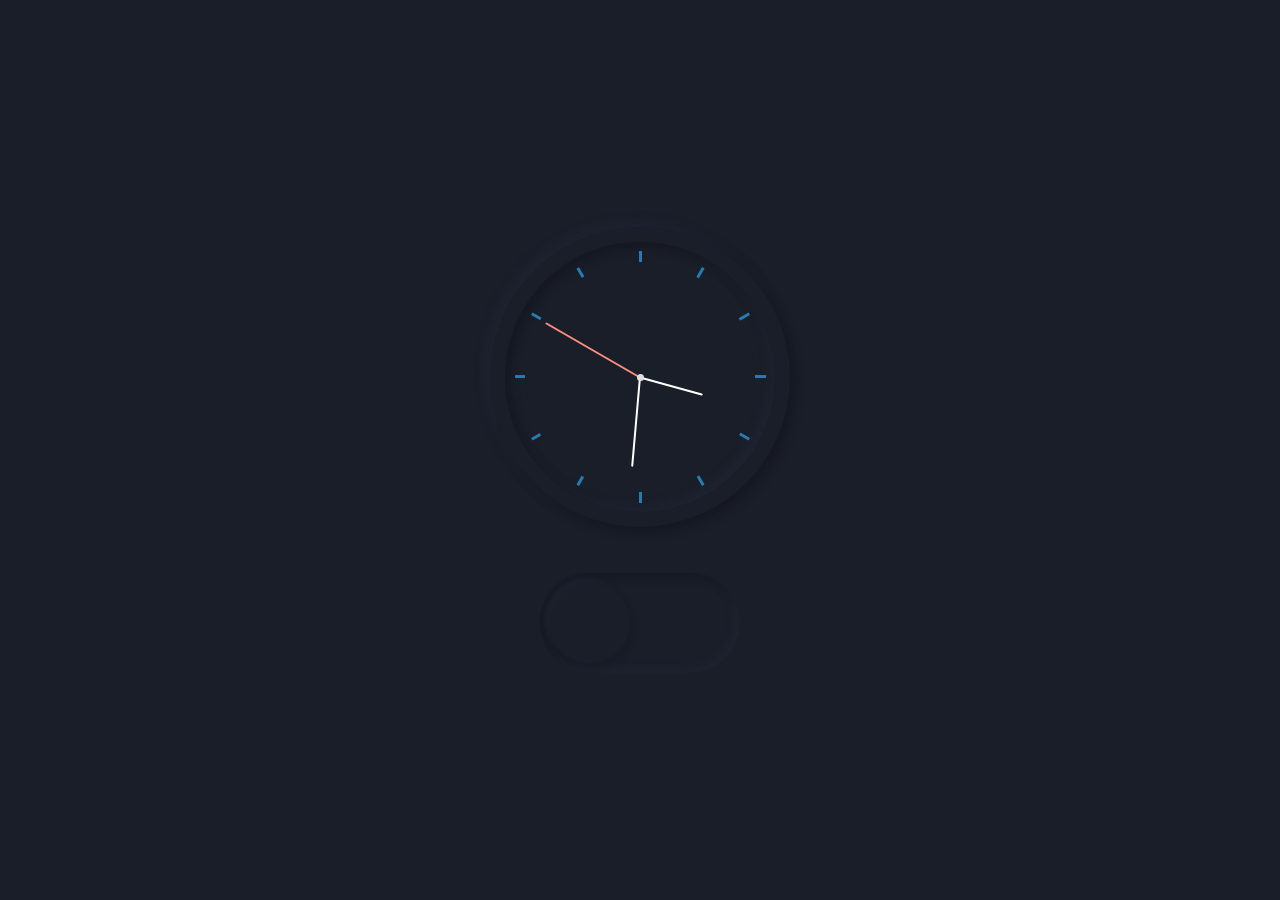
<file: clock/index.html>
<!DOCTYPE html>
<html lang="en">

<head>
    <meta charset="UTF-8">
    <meta http-equiv="X-UA-Compatible" content="IE=edge">
    <meta name="viewport" content="width=device-width, initial-scale=1.0">
    <title>Document</title>
    <link id='darkui' rel="stylesheet" href="./style.css">
    <link id='lightui' rel="stylesheet" href="./styleLightUI.css">
    <link rel="stylesheet" href="./switch.css">
</head>
<body>
    <div class="clockContainer">
        <div id="clock">
            <div class="number"></div>
            <div class="number"></div>
            <div class="number"></div>
            <div class="number"></div>
            <div class="number"></div>
            <div class="number"></div>
            <div id="handsContainer">
                <div id="secondsHand"></div>
                <div id="minutesHand"></div>
                <div id="hoursHand"></div>
                <div id="centerPivot"></div>
            </div>
        </div>
    </div>
    <!-- <button onclick="toggleui()">toggle ui</button> -->
    <input type="checkbox" id="switch" onchange="toggleui()" /><label for="switch"></label>
</body>
<script src="./script.js"></script>

</html>
</file>
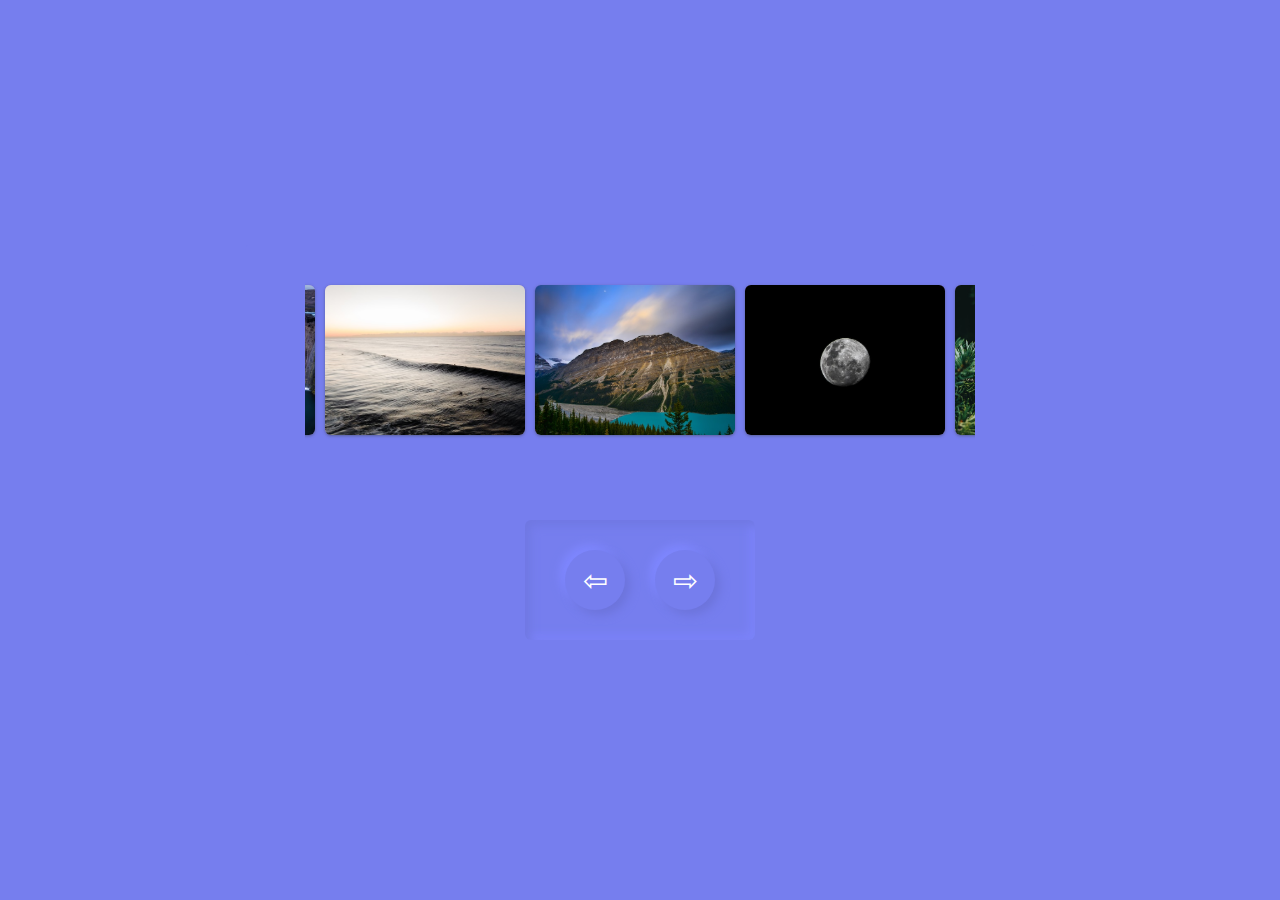
<file: Infinite loop carousel/index.html>
<!DOCTYPE html>
<html lang="en">
<head>
    <meta charset="UTF-8">
    <meta http-equiv="X-UA-Compatible" content="IE=edge">
    <meta name="viewport" content="width=device-width, initial-scale=1.0">
    <title>Document</title>
    <link rel="stylesheet" href="./style.css">
</head>
<body>
    <div class="container">
        <div class="carouselContainer">
            <div class="slider">
                <div class="imageContainer">
                    <img src="./images/1.jpg" alt="image">
                </div>
                <div class="imageContainer">
                    <img src="./images/2.jpg" alt="image">
                </div>
                <div class="imageContainer">
                    <img src="./images/3.jpg" alt="image">
                </div>
                <div class="imageContainer">
                    <img src="./images/4.jpg" alt="image">
                </div>
                <div class="imageContainer">
                    <img src="./images/5.jpg" alt="image">
                </div>                
            </div>
        </div>
        <div class="navButtonsContainer">
            <button id="left">&#8678;</button>
            <button id="right">&#8680;</button>
        </div>
    </div>
</body>
<script src="./script.js"></script>
</html>
</file>
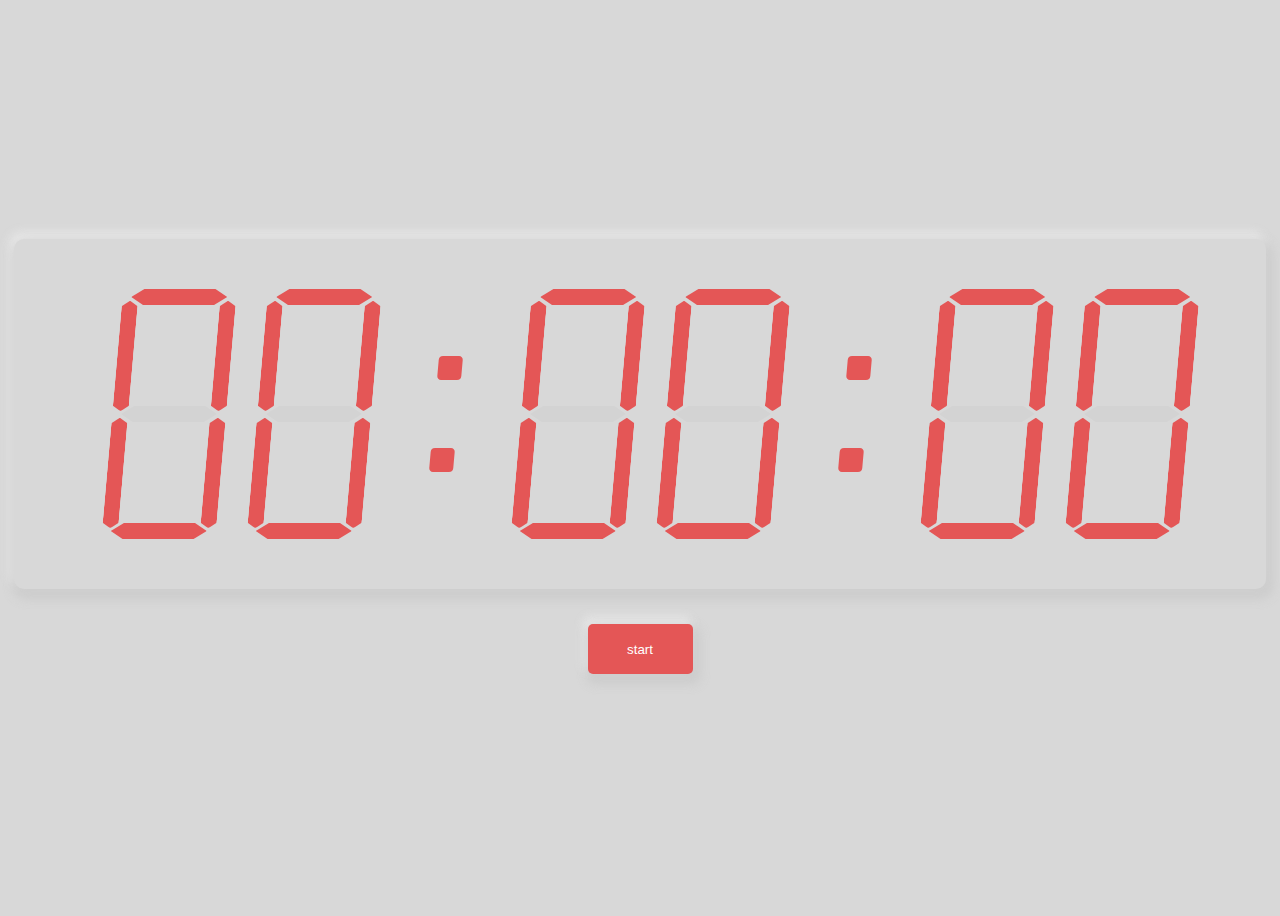
<file: Stop watch/index.html>
<!DOCTYPE html>
<html lang="en">
<head>
    <meta charset="UTF-8">
    <meta http-equiv="X-UA-Compatible" content="IE=edge">
    <meta name="viewport" content="width=device-width, initial-scale=1.0">
    <title>Document</title>
    <link rel="stylesheet" href="./style.css">
</head>
<body onload="initialize()">
    <div id="clock">
        <!-- <div id="days" >
            <div id="d1" class="segmentContainer">
                <div class="a"></div>
                <div class="b"></div>
                <div class="c"></div>
                <div class="d"></div>
                <div class="e"></div>
                <div class="f"></div>
                <div class="g"></div>
            </div>  
            <div id="d0" class="segmentContainer">
                <div class="a"></div>
                <div class="b"></div>
                <div class="c"></div>
                <div class="d"></div>
                <div class="e"></div>
                <div class="f"></div>
                <div class="g"></div>
            </div>
        </div> -->
        <!-- <div class="colonContainer">
            <div class="colon"></div>
            <div class="colon"></div>
        </div> -->
        <div id="hours" >
            <div id="h1" class="segmentContainer">
                <div class="a"></div>
                <div class="b"></div>
                <div class="c"></div>
                <div class="d"></div>
                <div class="e"></div>
                <div class="f"></div>
                <div class="g"></div>
            </div>  
            <div id="h0" class="segmentContainer">
                <div class="a"></div>
                <div class="b"></div>
                <div class="c"></div>
                <div class="d"></div>
                <div class="e"></div>
                <div class="f"></div>
                <div class="g"></div>
            </div>
        </div>
        <div class="colonContainer">
            <div class="colon"></div>
            <div class="colon"></div>
        </div>
        <div id="minutes" > 
            <div id="m1" class="segmentContainer">
                <div class="a"></div>
                <div class="b"></div>
                <div class="c"></div>
                <div class="d"></div>
                <div class="e"></div>
                <div class="f"></div>
                <div class="g"></div>
            </div>  
            <div id="m0" class="segmentContainer">
                <div class="a"></div>
                <div class="b"></div>
                <div class="c"></div>
                <div class="d"></div>
                <div class="e"></div>
                <div class="f"></div>
                <div class="g"></div>
            </div>
        </div>
        <div class="colonContainer">
            <div class="colon"></div>
            <div class="colon"></div>
        </div>
        <div id="seconds" >
            <div id="s1" class="segmentContainer">
                <div class="a"></div>
                <div class="b"></div>
                <div class="c"></div>
                <div class="d"></div>
                <div class="e"></div>
                <div class="f"></div>
                <div class="g"></div>
            </div>  
            <div id="s0" class="segmentContainer">
                <div class="a"></div>
                <div class="b"></div>
                <div class="c"></div>
                <div class="d"></div>
                <div class="e"></div>
                <div class="f"></div>
                <div class="g"></div>
            </div>
        </div>
    </div>
    
    <br>
    <div id="buttonContainer">
        <button id="startButton" onclick="onStartButtonPressed()">start</button>
    </div>
    <script src="./script_refactored.js"></script>
    <!-- <script src="./script.js"></script> -->
</body>
</html>
</file>
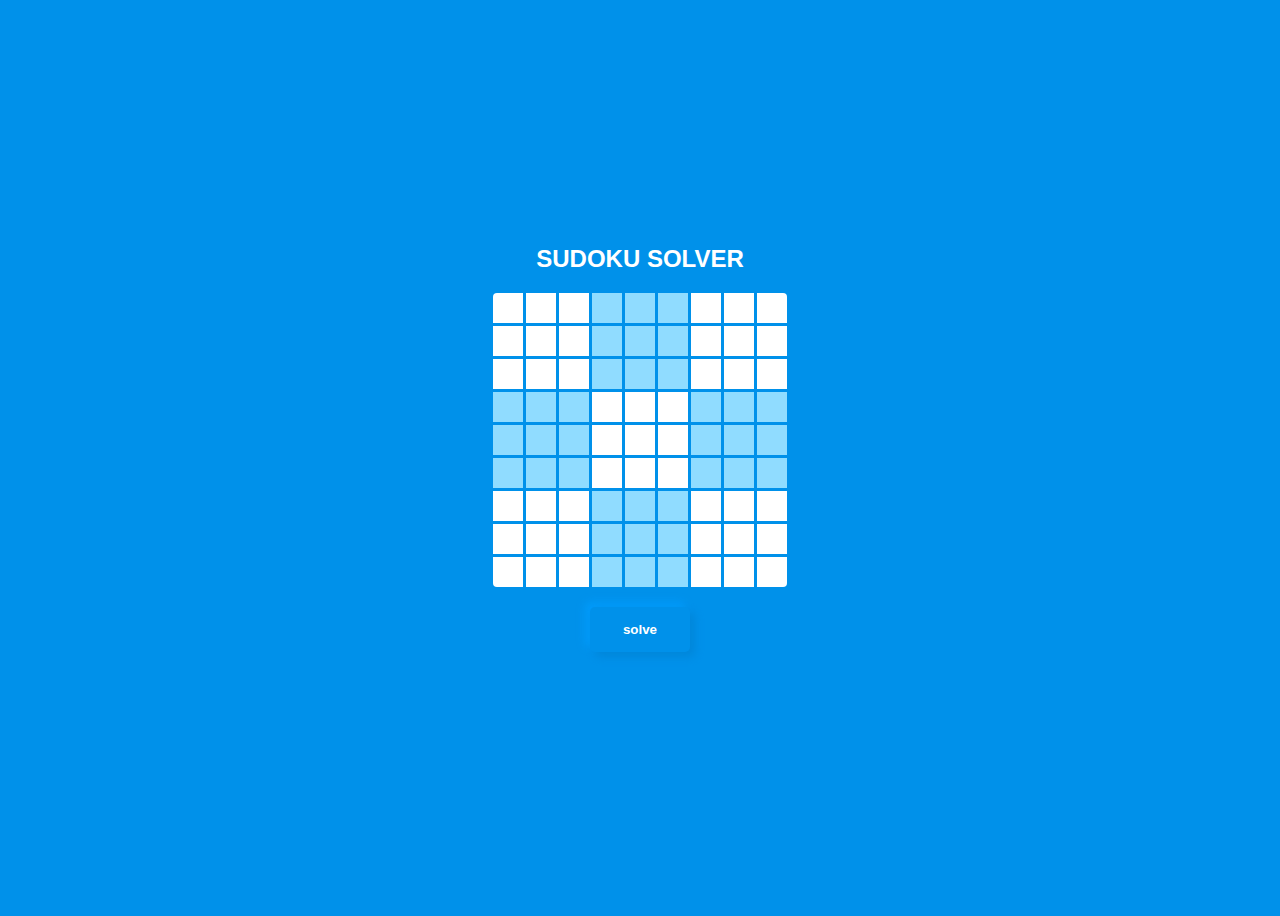
<file: Sudoku solver/index.html>
<!DOCclass html>
<html lang="en">
<head>
    <meta charset="UTF-8">
    <meta http-equiv="X-UA-Compatible" content="IE=edge">
    <meta name="viewport" content="width=device-width, initial-scale=1.0">
    <title>Document</title>
    <link rel="stylesheet" href="./style.css">
</head>
<body onload="initializeHash()">
    <div>SUDOKU SOLVER</div>
    <div id="sudokuContainer"></div>
    <div class="button-container">
        <button id="solveButton" onclick="solveSudoku()" value="5">solve</button>
    </div>
    <div id="output"></div>
    <script src="./script.js"></script>
    <script>
        let sudokuContainer = document.getElementById('sudokuContainer')
        for(let i = 1;i<=9;i++){
            let buttonsContainer = document.createElement('div');
            buttonsContainer.id = 'row' + i;
            buttonsContainer.setAttribute('class','row');
            for(let j=1;j<=9;j++){
                let button = document.createElement('button');
                
                button.value = 0;
                button.setAttribute('class','inputValue')
                button.addEventListener('click',takeInput);
                
                buttonsContainer.append(button)
            }
            sudokuContainer.append(buttonsContainer)
        }
    </script>
</body>
</html>
</file>
<file: clock/style.css>
html,
body {
    height: 100%;
    display: flex;
    flex-direction: column;
    gap: 20px;
    justify-content: center;
    align-items: center;
    background: #1a1e29;
}

div.clockContainer {
    width: 300px;
    height: 300px;
    display: flex;
    justify-content: center;
    align-items: center;
    border-radius: 50%;
    background: #1a1e29;
    box-shadow: 5px 5px 10px #151821,
        -5px -5px 10px #1f2431;
}

div#clock {
    width: 250px;
    height: 250px;
    display: flex;
    justify-content: center;
    align-items: center;
    padding: 10px;
    position: relative;
    border-radius: 50%;
    background: #1a1e29;
    box-shadow: inset 5px 5px 8px #151821,
        inset -5px -5px 8px #1f2431;
}

div#handsContainer {
    width: 230px;
    height: 230px;
    border-radius: 50%;
    background-color: #1a1e29;
    position: absolute;
    display: flex;
    justify-content: center;
    align-items: center;
}

div#handsContainer>* {
    width: 2px;
    transform-origin: 50% 100%;
    border-radius: 20px;
    position: absolute;
    transform: translateY(-50%);
    transition: all 100ms;
}

div#centerPivot {
    width: 7px;
    height: 7px;
    border-radius: 50%;
    background-color: rgb(223, 223, 223);
    transform: translateY(0%);
    z-index: 1;
}

div#secondsHand {
    height: calc(50% - 6px);
    background-color: rgb(255, 142, 127);
}

div#minutesHand {
    height: calc(50% - 25px);
    background-color: rgb(255, 255, 255);
    transform: translateY(-50%) rotate(60deg);
}

div#hoursHand {
    height: calc(50% - 50px);
    background-color: rgb(255, 255, 255);
    transform: translateY(-50%) rotate(30deg);
}


div.number {
    position: absolute;
    width: 3px;
    height: 93%;
    background-color: rgba(39, 146, 207, 0.815);
}

div.number:nth-child(2) {
    transform: rotate(30deg);
}

div.number:nth-child(3) {
    transform: rotate(60deg);
}

div.number:nth-child(4) {
    transform: rotate(90deg);
}

div.number:nth-child(5) {
    transform: rotate(120deg);
}

div.number:nth-child(6) {
    transform: rotate(150deg);
}
</file>
<file: clock/styleLightUI.css>
html,body {
    background: #bed3ee;
}

div.clockContainer {
    background: #bed3ee;
    box-shadow:  6px 6px 12px #abbed6,
                 -6px -6px 12px #d1e8ff;
}

div#clock {
    background: #bed3ee;
    box-shadow: inset 6px 6px 12px #abbed6,
                inset -6px -6px 12px #d1e8ff;
}

div#handsContainer {
    background-color: #bed3ee;
}
</file>
<file: clock/switch.css>
input[type=checkbox] {
    height: 0;
    width: 0;
    visibility: hidden;    
}

label {
    -webkit-tap-highlight-color: transparent;
    cursor: pointer;
    width: 200px;
    height: 100px;
    box-shadow: inset 6px 6px 6px #171a24,
        inset -6px -6px 6px #1d222e;
    display: block;
    border-radius: 100px;
    display: flex;
    align-items: center;
    position: relative;
}

label:after {
    content: '';
    position: absolute;
    left: 10px;
    width: 80px;
    height: 80px;
    background: #1a1e29;
    box-shadow: 5px 5px 4px #181c26,
        -5px -5px 4px #1c202c;
    border-radius: 90px;
    transition: all 300ms;
}

input:checked+label {
    background: #bed3ee;
    box-shadow: inset 6px 6px 6px #b1c4dd,
        inset -6px -6px 6px #cbe2ff;
}

input:checked+label:after {
    background: #bed3ee;
    box-shadow: 5px 5px 9px #b3c6e0,
        -5px -5px 9px #c9e0fc;
    left: calc(100% - 10px);
    transform: translateX(-100%);
}
</file>
<file: Infinite loop carousel/style.css>
html,
body {
    width: 100%;
    height: 100%;
    display: flex;
    align-items: center;
    background-color: #767eee;
}

.container {
    margin: auto;
    height: 400px;
    display: flex;
    flex-direction: column;
    gap: 50px;
    background-color: rgb(118, 126, 238);
    border-radius: 6px;
    padding: 6px 60px;
    justify-content: space-evenly;
    align-items: center;
}

.carouselContainer {
    height: 200px;
    width: 630px;
    background-color: rgba(98, 182, 238, 0);
    border-radius: 6px;
    display: flex;
    align-items: center;
    overflow-x: hidden;
    padding: 0px 20px;
}

.slider {
    background-color: rgba(54, 103, 177, 0);
    display: flex;
    align-items: center;
    gap: 10px;
}

.imageContainer {
    width: 200px;
    aspect-ratio: 4 / 3;
    background-color: rgb(158, 136, 235);
    border-radius: 6px;
    display: flex;
    justify-content: center;
    align-items: center;
    transition: 200ms ease-in-out;
}

.navButtonsContainer {
    display: flex;
    gap: 30px;
    background: #767eee;
    box-shadow: inset 5px 5px 10px #7078e2,
        inset -5px -5px 10px #7c84fa;
    padding: 30px 40px;
    border-radius: 6px;
}

button {
    width: 60px;
    height: 60px;
    border-radius: 50%;
    background: #767eee;
    box-shadow: 5px 5px 10px #6d74db,
        -5px -5px 10px #7f88ff;
    ;
    border: none;
    cursor: pointer;
    text-align: center;
    font-size: 30px;
    color: white;
    transition: 100ms;
}

button:active {
    transform: translateY(2px);
    box-shadow: none;
}

img{
    width: 100%;
    height: 100%;
    object-fit: cover;
    border-radius: 6px;
    box-shadow: rgba(60, 64, 67, 0.3) 0px 1px 2px 0px, rgba(60, 64, 67, 0.15) 0px 1px 3px 1px;
}
</file>
<file: Stop watch/style.css>
body {
    height: 100vh;
    display: flex;
    flex-direction: column;
    justify-content: center;
    align-items: center;
    gap: 10px;
    background-color: rgb(216, 216, 216);
}

/* Button styling */
#buttonContainer {
    display: flex;
    gap: 20px;
    justify-content: center;
}
button {
    width: 105px;
    height: 50px;
    background-color: rgb(228, 86, 86);
    color: white;
    padding: 5px;
    border-radius: 5px;
    border-style: none;
    box-shadow: 3px 6px 10px 5px rgba(201, 201, 201, 0.726), -3px -5px 10px 2px rgba(235, 235, 235, 0.842);
    transform: translateY(-3px);
    transition-property: transform box-shadow;
    transition-duration: 110ms;
}
button:hover{
    cursor: pointer;
}
button:active{
    background-color: rgb(211, 64, 64);
    transform: scale(0.98) translateY(0px);
    box-shadow: 5px 10px 16px 5px rgba(211, 211, 211, 0), -8px -4px 16px 5px rgba(211, 211, 211, 0);
}


/* Display styling */
.segmentContainer {
    width: 7.5em;
    min-height: calc(15em + 10px);
    background-color: rgb(216, 216, 216);
    padding: 5px;
    box-sizing: border-box;
    display: flex;
    flex-direction: column;
    position: relative;
    margin-left: 20px;
    transform: skew(-5deg);
}
#clock {
    padding: 50px;
    border-radius: 10px;
    display: flex;
    justify-content: center;
    gap: 40px;
    width: 90vw;
    background-color: rgb(216, 216, 216);
    box-shadow: 3px 6px 10px 5px rgba(201, 201, 201, 0.726), -3px -5px 10px 2px rgba(235, 235, 235, 0.842);
    transition-property: transform box-shadow;
    transition-duration: 110ms;
}
/* #clock:hover {
    transform: scale(1.02) translateY(1px);
} */
#hours, #minutes, #seconds, #days {
    display: flex;
    gap: 5px;
}
.a,.b,.c,.d,.e,.f,.g {
    width: 92%;
    height: 1em;
    background-color: rgb(211, 211, 211);
    clip-path: polygon(5% 0%, 95% 0%, 100% 50%, 95% 100%, 5% 100%, 0% 50%);
    position: absolute;
}
.a{
    top: 0px;
}
.b {
    top: calc(25% - 0.25em);
    transform: rotate(90deg);
    right: calc(-50% + 1em);
}
.c {
    top: calc(75% - 0.75em);
    transform: rotate(90deg);
    right: calc(-50% + 1em); 
}
.d {
    bottom: 0px;
}
.e {
    top: calc(75% - 0.75em);
    transform: rotate(90deg);
    left: calc(-50% + 1em);   
}
.f {
    top: calc(25% - 0.25em);
    transform: rotate(90deg);
    left: calc(-50% + 1em); 
}
.g {
    top: calc(50% - 0.5em);
}
.a,.d,.g {
    clip-path: polygon(13% 0%, 87% 0%, 100% 50%, 87% 100%, 13% 100%, 0% 50%);
    width: 80%;
    left: 10%;
}

.colonContainer {
    width: 1.5em;
    min-height: calc(15em + 10px);
    background-color: rgb(216, 216, 216);
    padding: 0px;
    box-sizing: border-box;
    display: flex;
    justify-content: space-evenly;
    flex-direction: column;
    position: relative;
    margin-left: 20px;
    transform: skew(-5deg);
}
.colon {
    width: 100%;
    aspect-ratio: 1 / 1;
    background-color: rgb(228, 86, 86);
    border-radius: 4px;
}

.hidden {
    visibility: visible;
}
</file>
<file: Sudoku solver/style.css>
body {
    height: 100vh;
    display: flex;
    flex-direction: column;
    justify-content: center;
    align-items: center;
    gap: 20px;
    background-color: #0091EA;
    font-size: 1.5rem;
    font-weight: bold;
    color: white;
    font-family: Verdana, Geneva, Tahoma, sans-serif;
}
#sudokuContainer {
    background-color: #0091EA;
    border-radius: 10px;
    display: flex;
    flex-direction: column;
    gap: 3px;
}

button#solveButton {
    font-weight: bold;
    border-style: none;
    /* border-width: 2px; */
    border-radius: 5px;
    height: 45px;
    min-width: 100px;
    padding-left: 20px;
    padding-right: 20px;
    background-color: #0091EA;
    color: white;
    transition-property:transform box-shadow;
    transition-duration:100ms;
    box-shadow:  5px 5px 9px #0087da,
             -5px -5px 9px #009bfa;
}
button#solveButton:hover {
    cursor: pointer;
}
button#solveButton:active {
    transform: translateY(2px);
    box-shadow: none;
    /* box-shadow: inset 5px 5px 9px #0087da,
            inset -5px -5px 9px #009bfa; */
}
.inputValue {
    border-style: solid;
    border-radius: 0px;
    border-width: 0px;
    margin: 0px;
    width: 30px;
    height: 30px;
    font-size: 1rem;
    font-weight:bold;
    text-align: center;
    color: #0091EA;
    transition-property:transform, box-shadow;
    transition-duration:100ms;
    background-color: white;
}
button.inputValue:hover {
    cursor: pointer;
    transform: scale(1.2); 
    box-shadow: 2px 2px 8px 4px #44caff94,-2px -2px 8px 4px #36c7f3be; 
}
button.inputValue:active {
    transform: scale(1.1);
    box-shadow: 2px 2px 8px 4px #44caff94,-2px -2px 8px 4px #36c7f3be;
}
.row {
    display: flex;
    justify-content: center;
    align-items: center;
    gap: 3px;

}

#errorDialog {
    display: flex;
    flex-direction: column;
    align-items: center;
    justify-content: center;
    gap: 10px;
    font-size: 1.5rem;
    position: absolute;
    background-color: white;
    padding: 40px;
    border-radius: 5px;
    color: #0091EA;
    box-shadow: 1px 1px 5px 5px rgba(29, 84, 156, 0.247),-1px -1px 5px 5px rgba(170, 163, 163, 0.342);
}
.errorDialogButton {
    font-weight: bold;
    border-style: solid;
    border-width: 2px;
    border-color: #ffffff;
    border-radius: 5px;
    height: 45px;
    width: 100px;
    background-color: #66C2FF;
    color: white;
    transition-property:transform box-shadow background-color;
    transition-duration:100ms;
}
button.errorDialogButton:hover {
    cursor: pointer;
}
button.errorDialogButton:active {
    background-color: #3a9bdb;
}
div#row1 button:nth-child(n + 4), div#row2 button:nth-child(n + 4), div#row3 button:nth-child(n + 4)
{
    background-color: #90dcff;
}
div#row1 button:nth-child(n + 7), div#row2 button:nth-child(n + 7), div#row3 button:nth-child(n + 7)
{
    background-color: rgb(255, 255, 255);
}

div#row4 button:nth-child(n), div#row5 button:nth-child(n), div#row6 button:nth-child(n)
{
    background-color: #90dcff;
}
div#row4 button:nth-child(n + 4), div#row5 button:nth-child(n + 4), div#row6 button:nth-child(n + 4)
{
    background-color: rgb(255, 255, 255);
}
div#row4 button:nth-child(n + 7), div#row5 button:nth-child(n + 7), div#row6 button:nth-child(n + 7)
{
    background-color: #90dcff;
}

div#row7 button:nth-child(n + 4), div#row8 button:nth-child(n + 4), div#row9 button:nth-child(n + 4)
{
    background-color: #90dcff;
}
div#row7 button:nth-child(n + 7), div#row8 button:nth-child(n + 7), div#row9 button:nth-child(n + 7)
{
    background-color: rgb(255, 255, 255);
}

div#row1 button:nth-child(1)
{   
    border-top-left-radius: 4px;
}
div#row1 button:nth-child(9)
{   
    border-top-right-radius: 4px;
}
div#row9 button:nth-child(1)
{   
    border-bottom-left-radius: 4px;
}
div#row9 button:nth-child(9)
{   
    border-bottom-right-radius: 4px;
}
</file>
